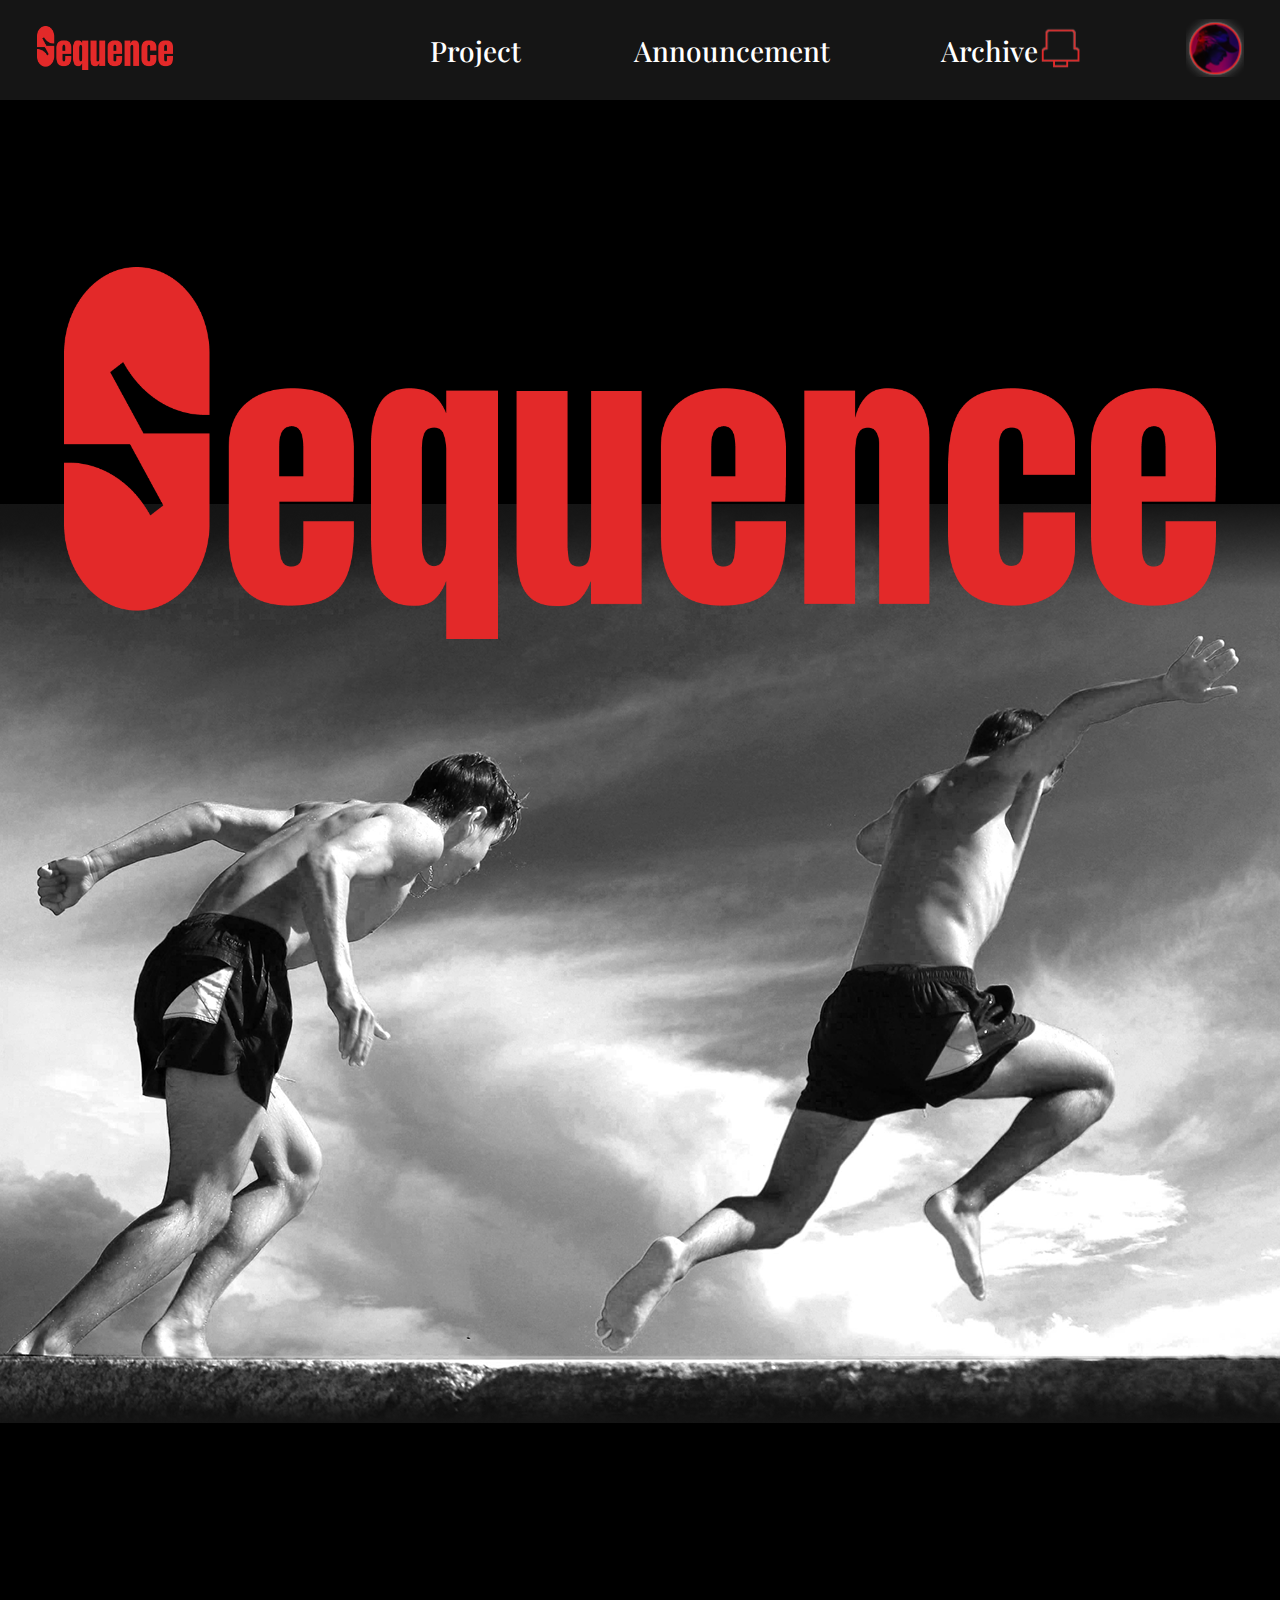
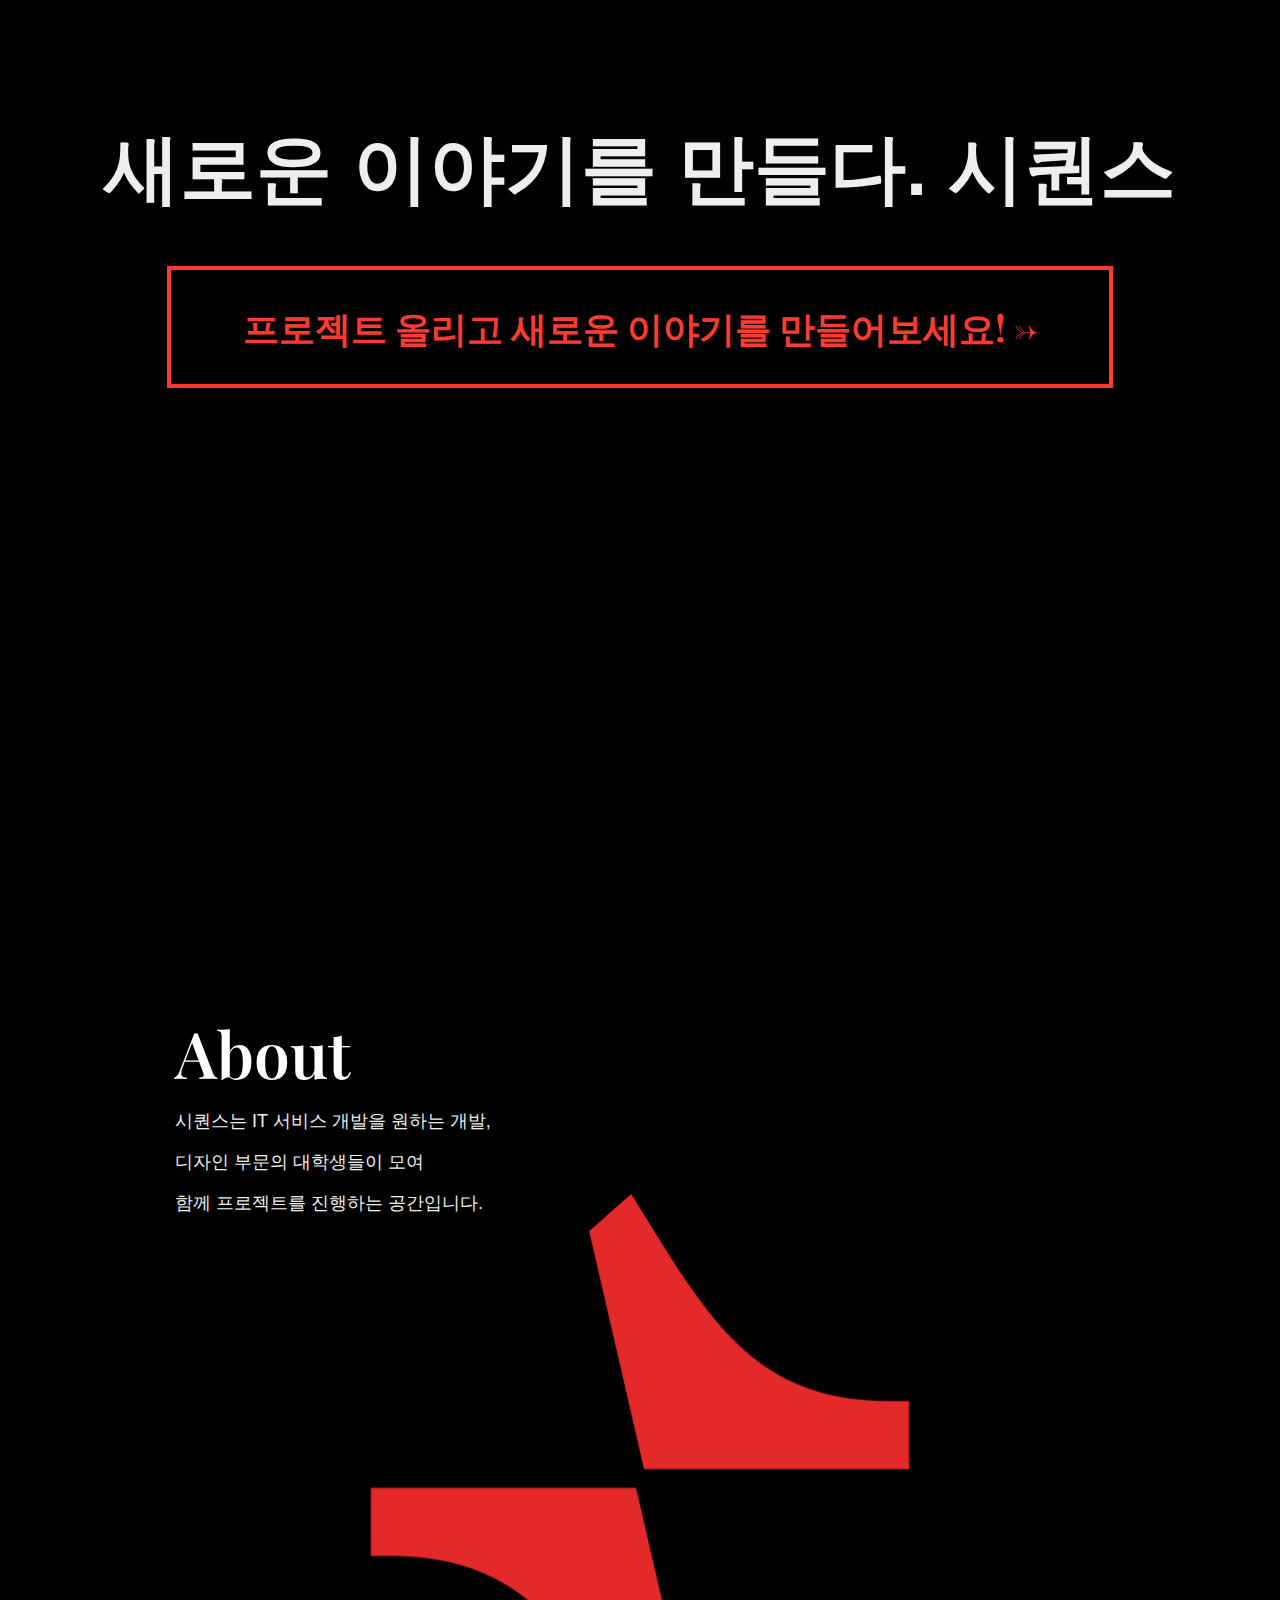
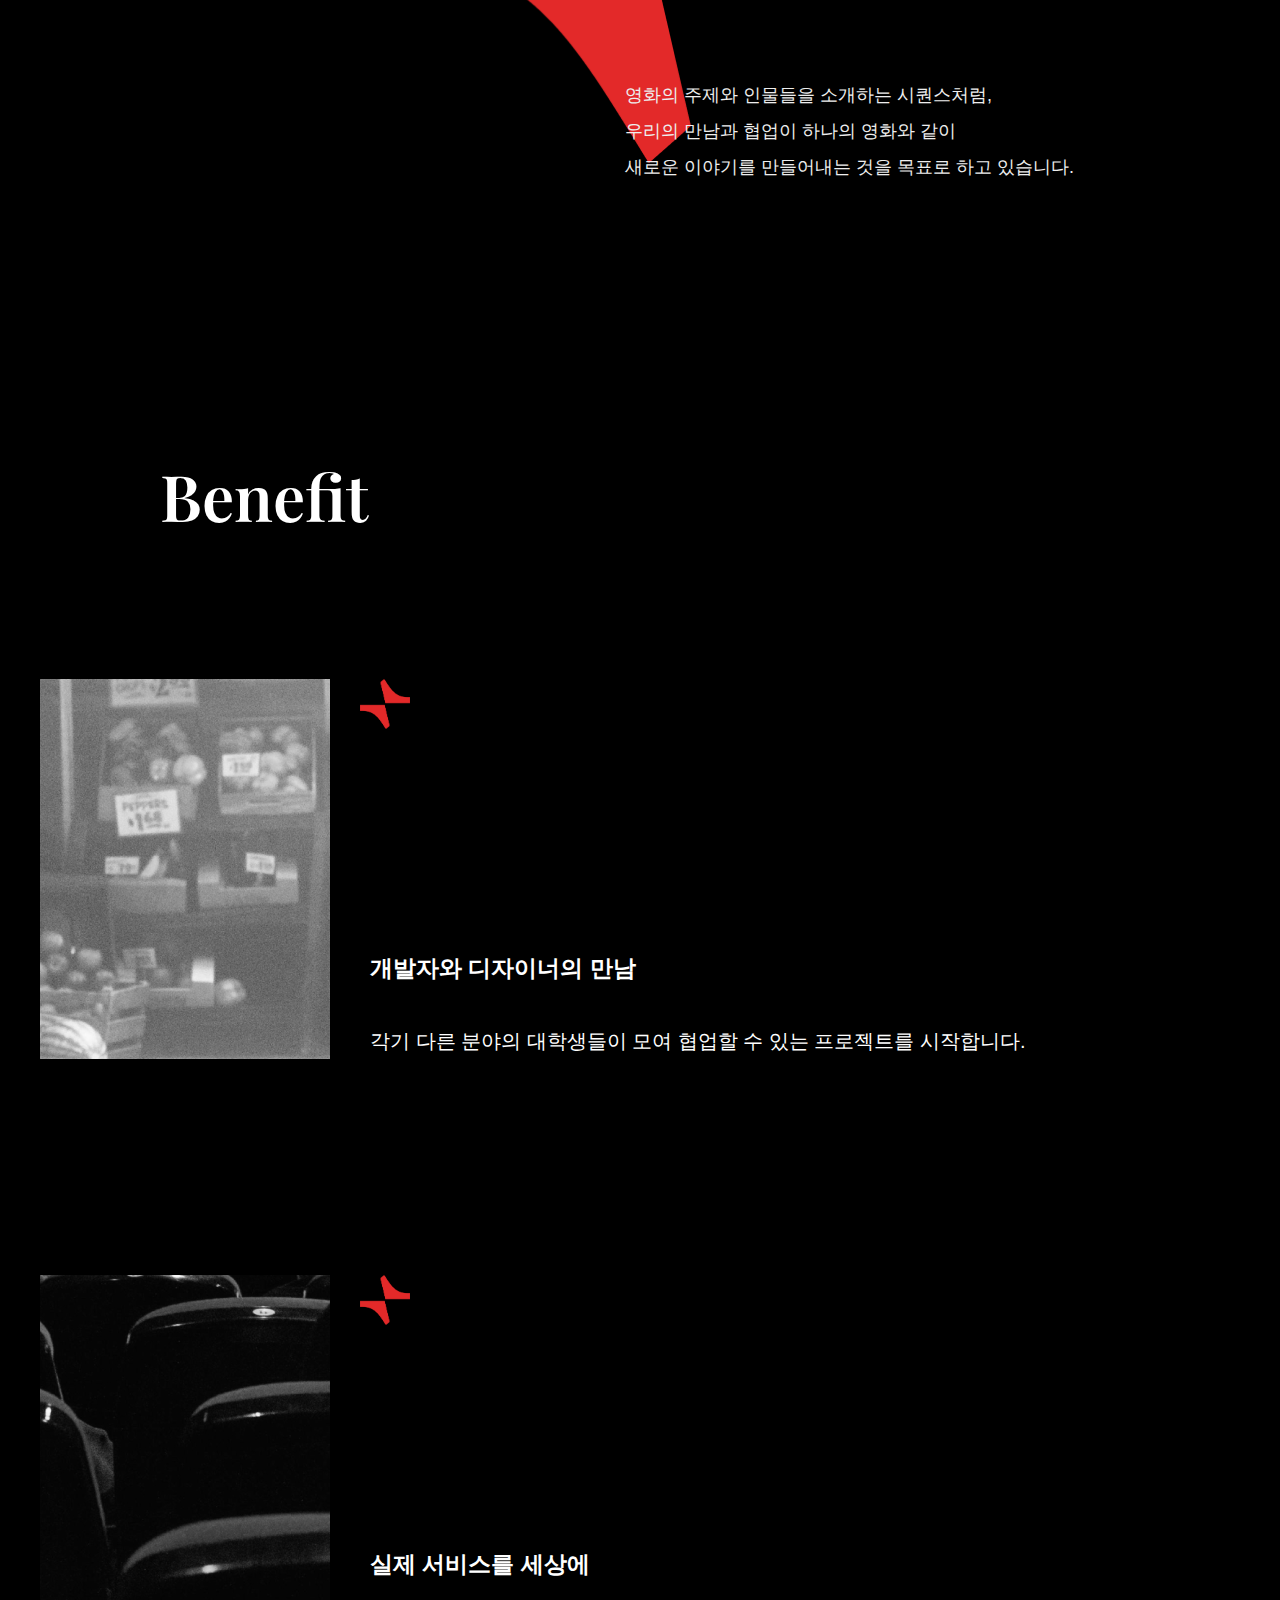
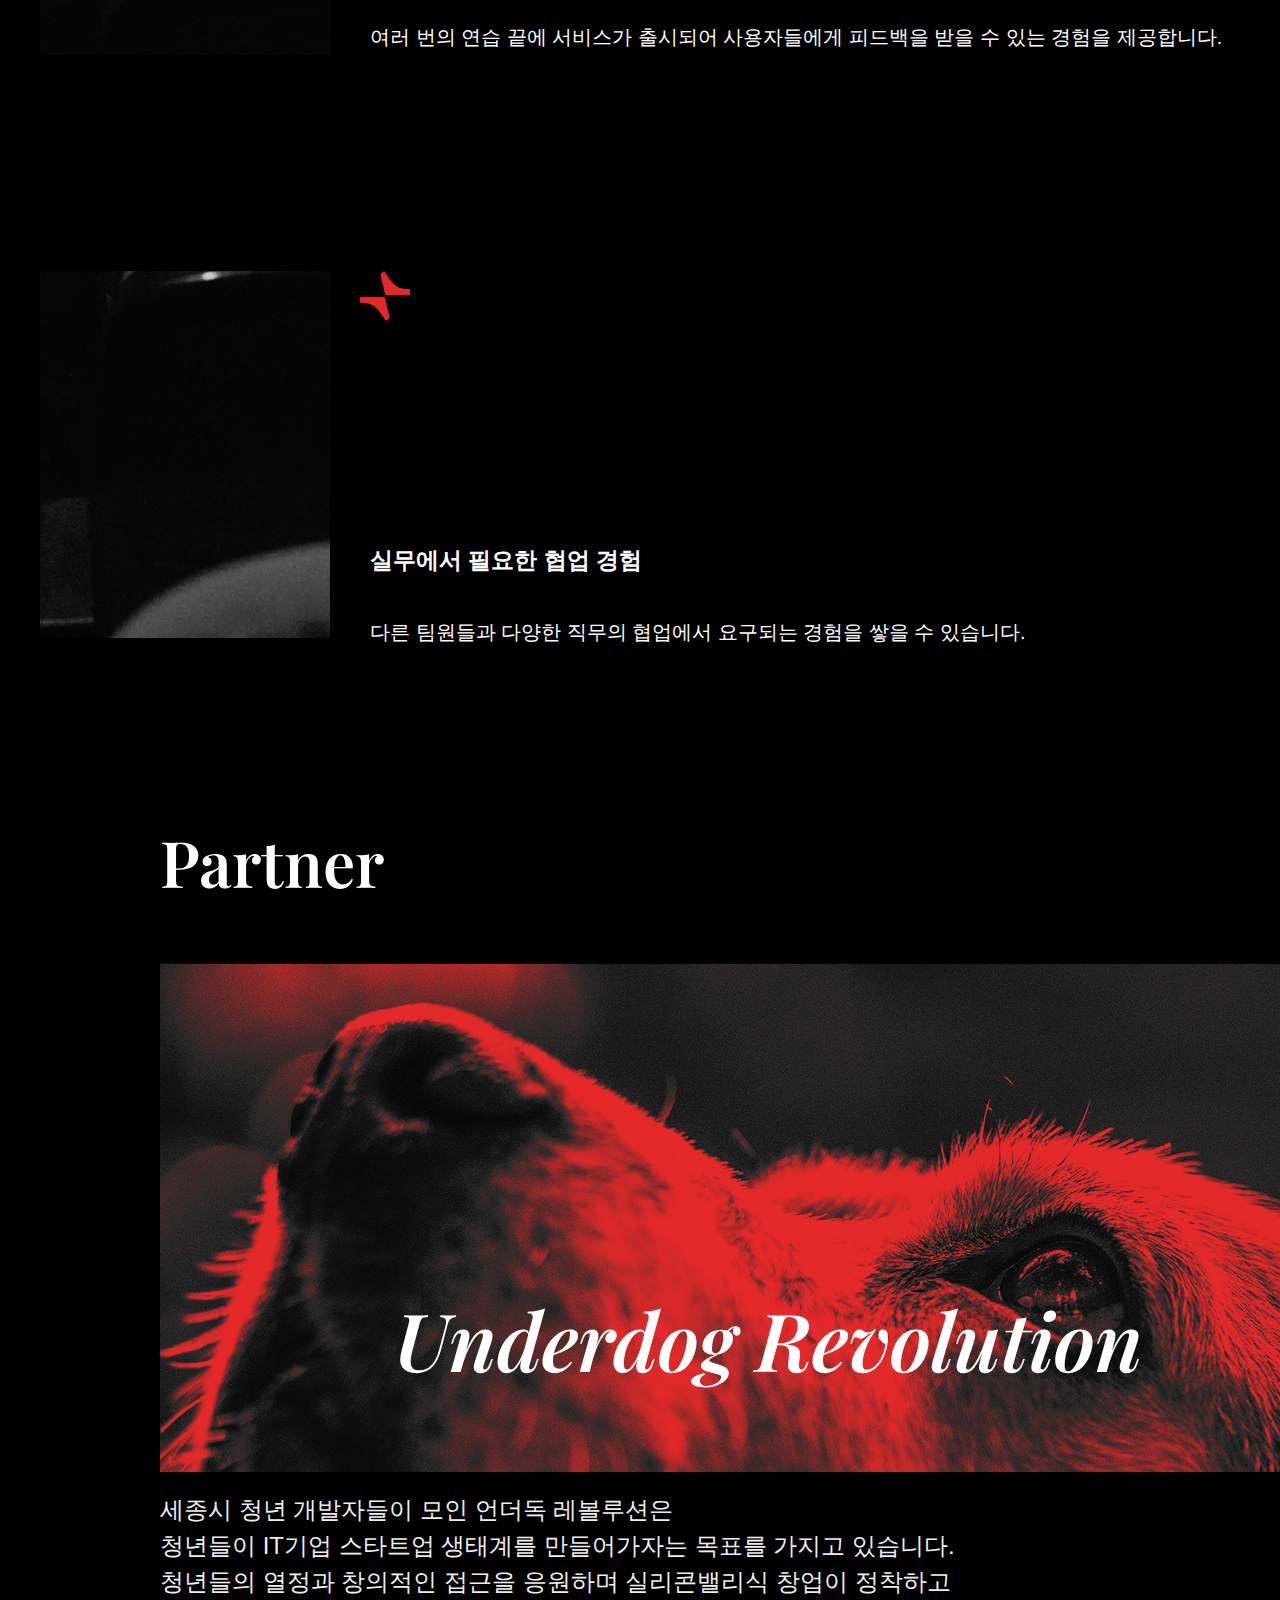
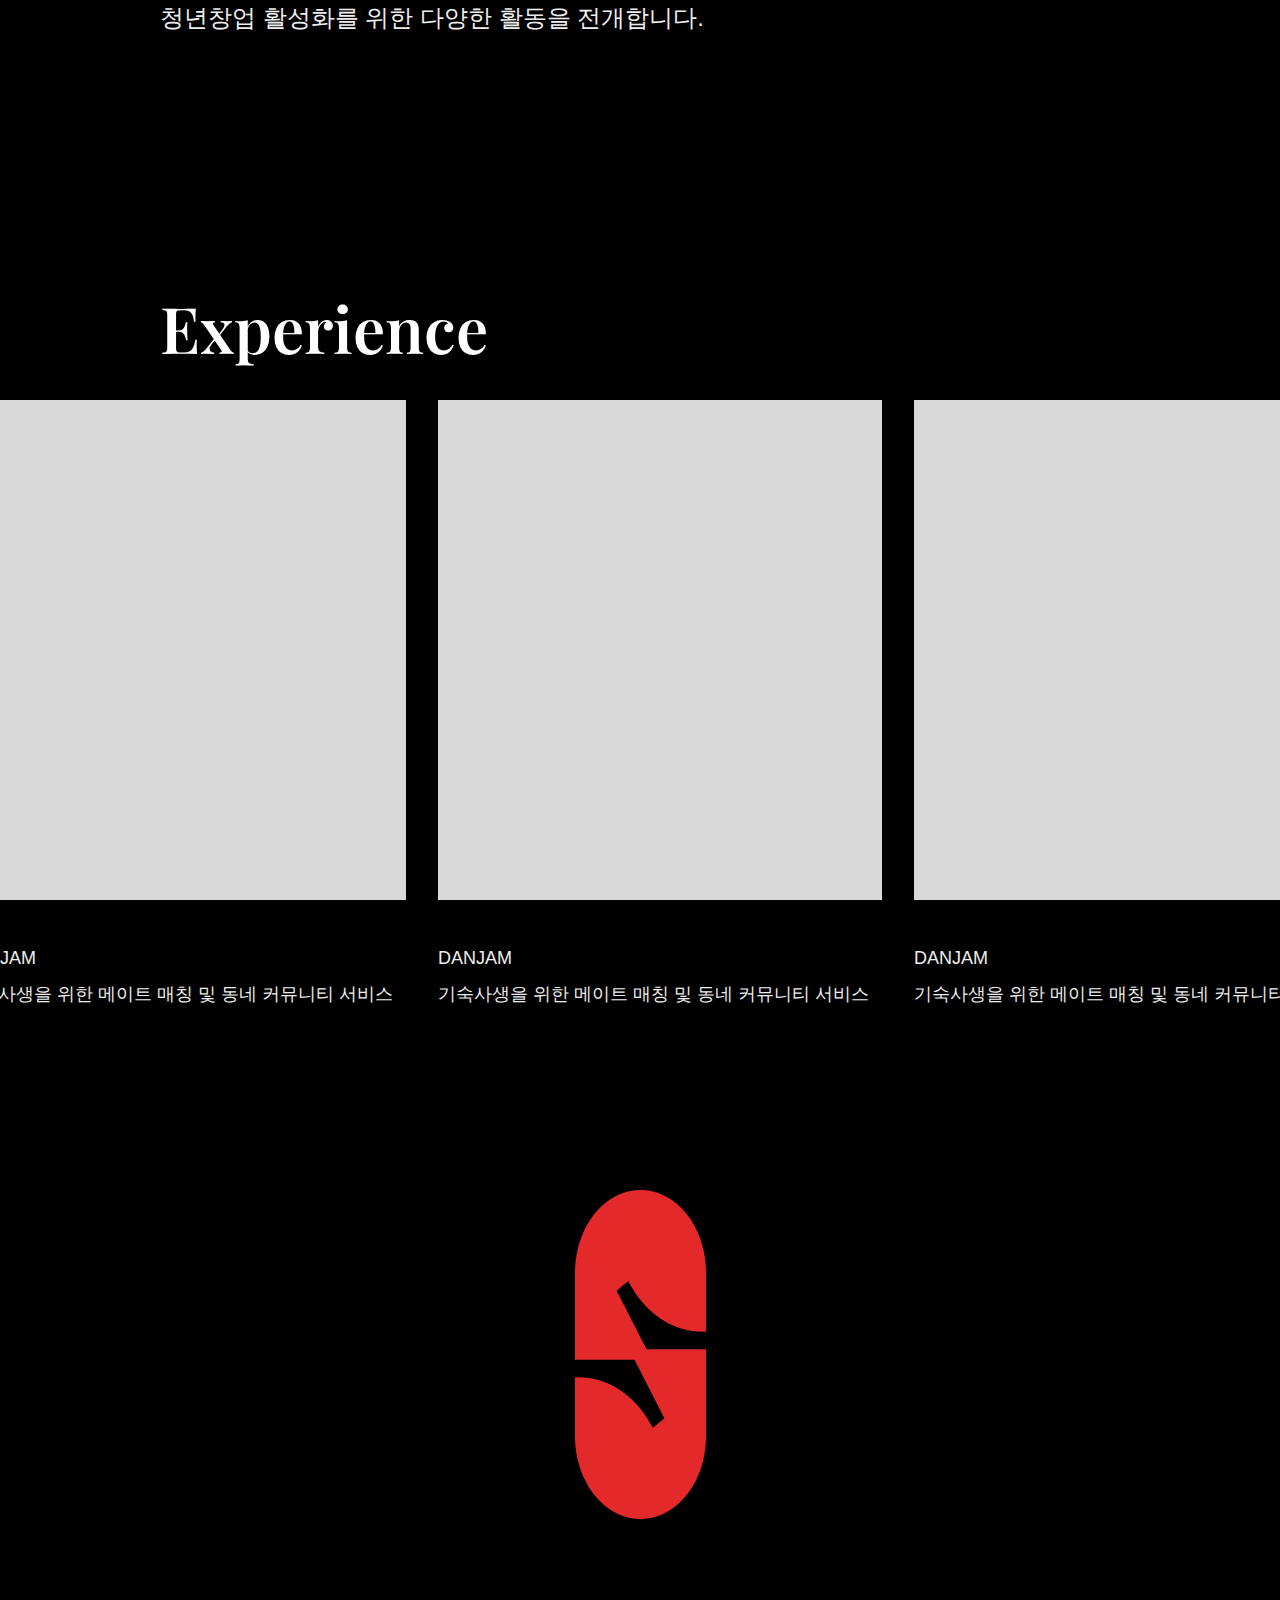
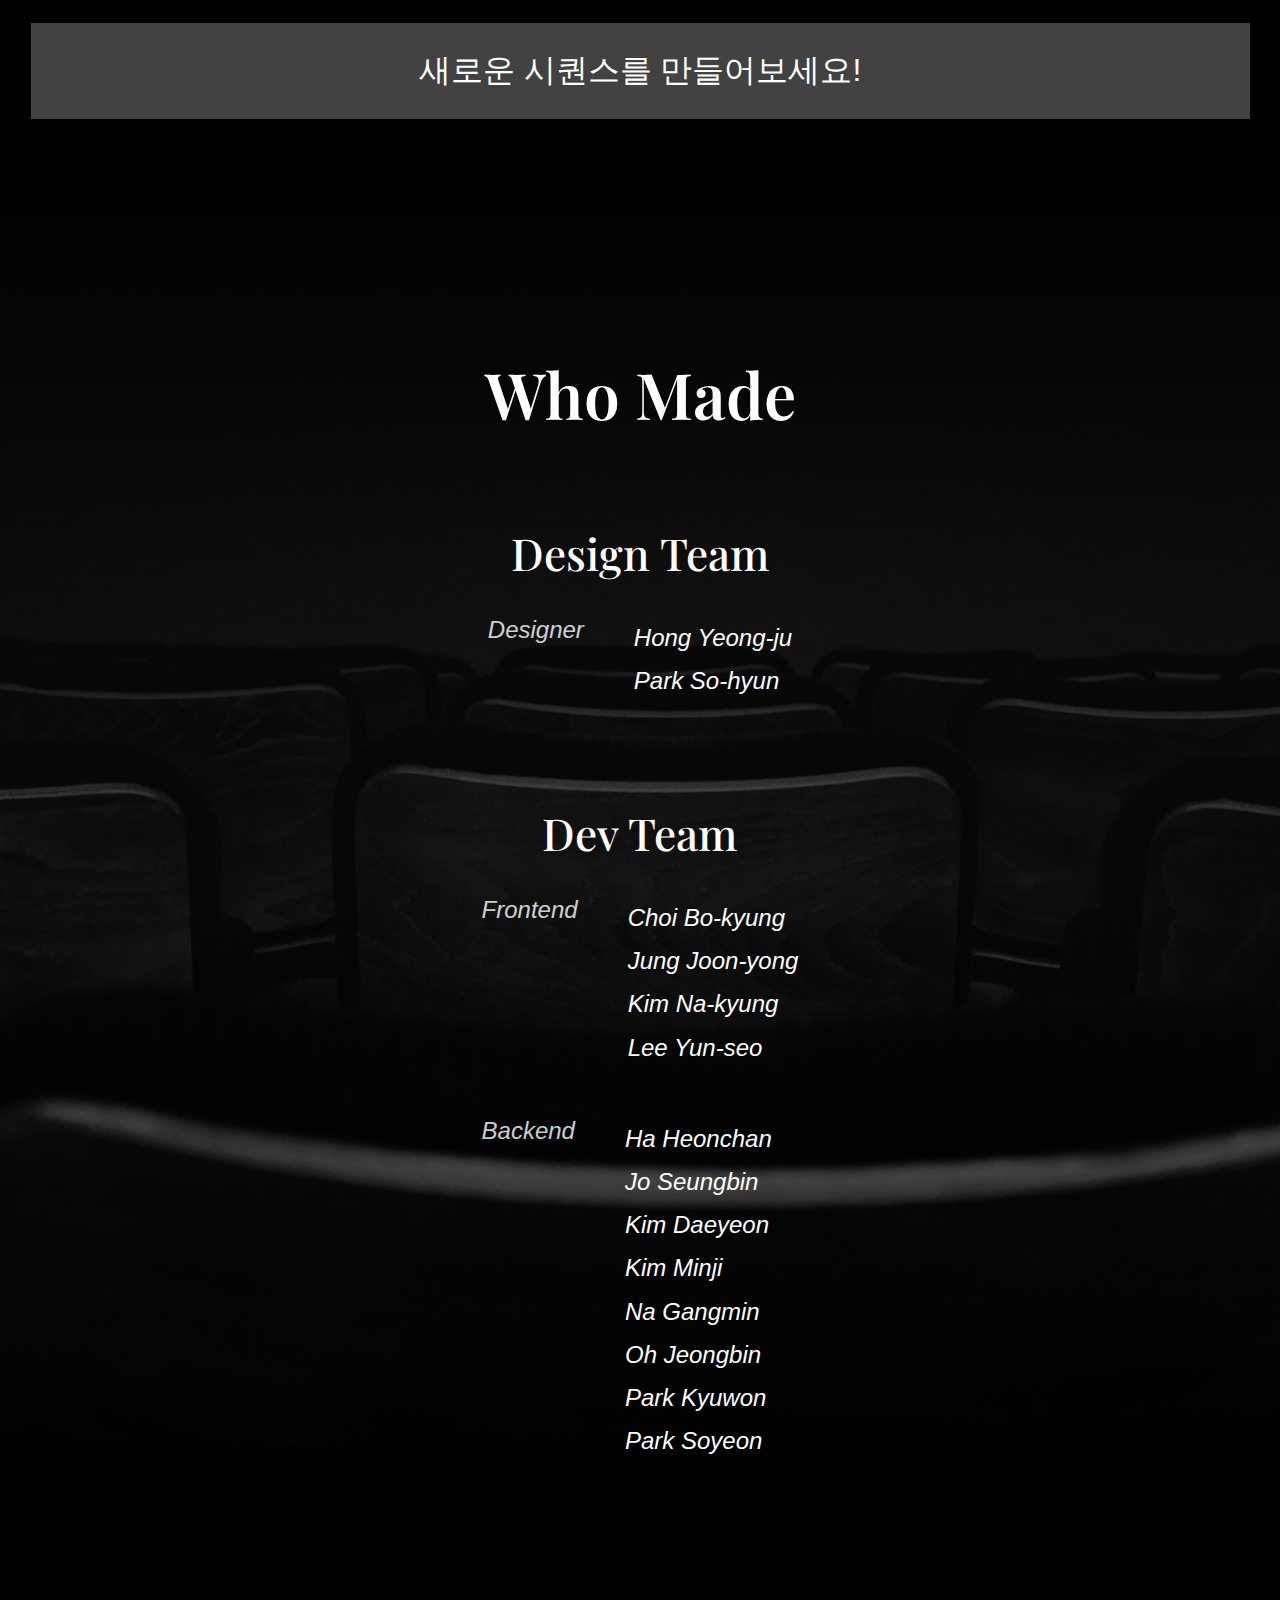
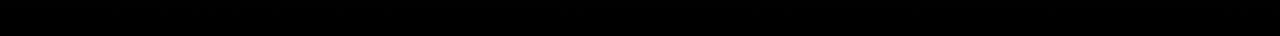
<file: index.html>
<!DOCTYPE html>
<html lang="ko">
<head>
    <meta charset="UTF-8">
    <meta name="viewport" content="width=device-width, initial-scale=1.0">
    <title>Sequence Clone</title>

    <!-- 구글 폰트: Playfair Display 적용 -->
    <link href="https://fonts.googleapis.com/css2?family=Playfair+Display:wght@400;700&display=swap" rel="stylesheet">

    <!-- CSS 연결 -->
    <link rel="stylesheet" href="mainpage.css">

    <link rel="stylesheet" href="https://cdn.jsdelivr.net/npm/swiper/swiper-bundle.min.css">

</head>
<body>

   <!-- 🟢 네비게이션 바 -->
<header>
    <div class="nav-container">
        <!-- 네비게이션 내부 컨테이너 (1001px) -->
        <div class="nav-content">
            <!-- 로고 -->
            <a href="#" class="logo-button">
                <img src="images/sequence.png" alt="Sequence Logo">
            </a>
            
            <!-- 네비게이션 메뉴 -->
            <nav>
                <ul>
                    <li><a href="#">Project</a></li>
                    <li><a href="#">Announcement</a></li>
                    <li><a href="#">Archive</a></li>
                </ul>
            </nav>
        </div>

        <!-- 우측 아이콘 컨테이너 (200px) -->
        <div class="icons">
            <a href="#"><img src="images/알림로고.png" alt="알림 버튼" class="notification-icon"></a>
            <a href="#"><img src="images/로그인로고.png" alt="로그인 버튼" class="login-icon"></a>
        </div>
    </div>
</header>


    <!-- 🟢 풀스크린 배경 이미지 -->
    <section id="sequence-text">
        <img src="images/sequence.png" alt="Sequence Text">
    </section>

    <!-- 🟢 배경 이미지 (텍스트 아래 배치) -->
    <section id="firstbackground"></section>

    <!-- 🟢 메인 메시지 섹션 -->
    <section id="main-message">
        <h1>새로운 이야기를 만들다. 시퀀스</h1>
        <a href="#" class="main-button">프로젝트 올리고 새로운 이야기를 만들어보세요! → </a>
    </section>

    <section id="about-section">
        <div class="about-container">
            <!-- About 제목 -->
            <h2 class="about-title">About</h2>
            
            <!-- 소개 문단 -->
            <p class="about-description">
                시퀀스는 IT 서비스 개발을 원하는 개발,</br>디자인 부문의 대학생들이 모여</br>함께 프로젝트를 진행하는 공간입니다.
            </p>
    
            <!-- 로고 이미지 -->
            <img src="images/basic-logo.png" alt="Basic Logo" class="about-logo">
    
            <!-- 추가 설명 -->
            <p class="about-subtext">
                영화의 주제와 인물들을 소개하는 시퀀스처럼,</br>
                우리의 만남과 협업이 하나의 영화와 같이</br>
                새로운 이야기를 만들어내는 것을 목표로 하고 있습니다.
            </p>
        </div>
    </section>

 <!-- 🔴 Benefit 섹션 -->
    <section class="benefit-section">
        <h2 class="benefit-title">Benefit</h2>

        <!-- 🔴 Benefit 리스트 -->
        <div class="benefit-container">
            <div class="benefit-item">
                <img src="images/1.png" class="benefit-image">
                <div class="benefit-content">
                    <img src="images/basic-logo.png" class="benefit-icon">
                    <h3>개발자와 디자이너의 만남</h3>
                    <p>각기 다른 분야의 대학생들이 모여 협업할 수 있는 프로젝트를 시작합니다.</p>
                </div>
            </div>

            <div class="benefit-item">
                <img src="images/2.png" class="benefit-image">
                <div class="benefit-content">
                    <img src="images/basic-logo.png" class="benefit-icon">
                    <h3>실제 서비스를 세상에</h3>
                    <p>여러 번의 연습 끝에 서비스가 출시되어 사용자들에게 피드백을 받을 수 있는 경험을 제공합니다.</p>
                </div>
            </div>

            <div class="benefit-item">
                <img src="images/3.png" class="benefit-image">
                <div class="benefit-content">
                    <img src="images/basic-logo.png" class="benefit-icon">
                    <h3>실무에서 필요한 협업 경험</h3>
                    <p>다른 팀원들과 다양한 직무의 협업에서 요구되는 경험을 쌓을 수 있습니다.</p>
                </div>
            </div>
        </div>
    </section>

    <!-- 🟢 Partner 섹션 -->
    <section class="partner-section">
        <!-- Partner 제목 -->
        <h2 class="partner-title">Partner</h2>

        <!-- 이미지 컨테이너 -->
        <div class="partner-container">
            <img src="images/partner.png" alt="Underdog Revolution" class="partner-image">
            
            <!-- 이미지 안에 텍스트 -->
            <p class="partner-highlight">Underdog Revolution</p>
        </div>

        <!-- 설명 텍스트 -->
        <p class="partner-description">
            세종시 청년 개발자들이 모인 언더독 레볼루션은</br>청년들이 IT기업 스타트업 생태계를 만들어가자는 목표를 가지고 있습니다.</br>
            청년들의 열정과 창의적인 접근을 응원하며 실리콘밸리식 창업이 정착하고</br>청년창업 활성화를 위한 다양한 활동을 전개합니다.
        </p>
    </section>

    

    <div class="scroll-wrapper">
        <h2 class="experience-title">Experience</h2>

        <div class="scroll-container" id="scrollContainer">
            <div class="item">
                <img src="images/rectangle.png" alt="이미지1">
                <div class="text">DANJAM<br>기숙사생을 위한 메이트 매칭 및 동네 커뮤니티 서비스</div>
            </div>
            <div class="item">
                <img src="images/rectangle.png" alt="이미지2">
                <div class="text">DANJAM<br>기숙사생을 위한 메이트 매칭 및 동네 커뮤니티 서비스</div>
            </div>
            <div class="item">
                <img src="images/rectangle.png" alt="이미지3">
                <div class="text">DANJAM<br>기숙사생을 위한 메이트 매칭 및 동네 커뮤니티 서비스</div>
            </div>
            <div class="item">
                <img src="images/rectangle.png" alt="이미지4">
                <div class="text">DANJAM<br>기숙사생을 위한 메이트 매칭 및 동네 커뮤니티 서비스</div>
            </div>
            <div class="item">
                <img src="images/rectangle.png" alt="이미지5">
                <div class="text">DANJAM<br>기숙사생을 위한 메이트 매칭 및 동네 커뮤니티 서비스</div>
            </div>
        </div>
    </div>
    
    <script src="script.js"></script>

     <!-- 페이지 하단 영역 -->
     <div class="page-section">
        <img src="images/Vector.png" alt="아이콘" class="icon"><br>
        <button class="custom-button">새로운 시퀀스를 만들어보세요!</button>
    </div>
 <!-- 🔴 배경 이미지 -->

<!-- 🔴 Who Made 섹션 -->
<section class="who-made-section">
    <h1 class="who-made-title">Who Made</h1>

    <div class="team-container">
        <!-- 🔴 디자인 팀 -->
        <div class="team-group">
            <h2 class="team-title">Design Team</h2>
            <div class="role-container">
                <p class="role">Designer</p>
                <p class="name">Hong Yeong-ju<br>Park So-hyun</p>
            </div>
        </div>

        <!-- 🔴 개발 팀 -->
        <div class="team-group">
            <h2 class="team-title">Dev Team</h2>
            <div class="role-container">
                <p class="role">Frontend</p>
                <p class="name">Choi Bo-kyung<br>Jung Joon-yong<br>Kim Na-kyung<br>Lee Yun-seo</p>
            </div>
            <div class="role-container">
                <p class="role">Backend</p>
                <p class="name">Ha Heonchan<br>Jo Seungbin<br>Kim Daeyeon<br>Kim Minji<br>Na Gangmin<br>Oh Jeongbin<br>Park Kyuwon<br>Park Soyeon</p>
            </div>
        </div>
    </div>
</section>
    
</body>
</html>
</file>
<file: mainpage.css>
/* 🔴 전체 기본 스타일 */
body {
    margin: 0;
    padding: 0;
    font-family: 'Playfair Display', serif;
    background-color: #000; /* 배경 검정 */
    color: white;
}

/* 🔴 네비게이션 바 스타일 */
header {
    width: 100%;
    height: 100px; /* ✅ 네비게이션 높이 */
    background: #151515; /* ✅ Figma 배경 색상 */
    position: fixed;
    top: 0;
    left: 0;
    display: flex;
    justify-content: center;
    align-items: center;
    z-index: 1000;
}

/* 🔴 네비게이션 내부 컨테이너 */
.nav-container {
    width: 1915px; /* ✅ 전체 너비 */
    height: 100px; /* ✅ 높이 */
    display: flex;
    align-items: center;
    justify-content: space-between;
    padding: 0 100px; /* ✅ 좌우 패딩 */
}

/* 🔴 내부 컨텐츠 컨테이너 (1001px × 44.57px) */
.nav-content {
    width: 1001px;
    height: 44.57px;
    display: flex;
    align-items: center;
    justify-content: space-between;
}

/* 🔴 네비게이션 메뉴 */
nav ul {
    list-style: none;
    display: flex;
    align-items: center;
    gap: 160px; /* ✅ Figma에서 지정한 메뉴 간격 */
    padding: 0;
    margin: 0;
}

nav ul li {
    width: 97px; /* ✅ 메뉴 항목 크기 */
    height: 39px; /* ✅ 메뉴 항목 높이 */
    display: flex;
    justify-content: center;
    align-items: center;
}

nav ul li a {
    text-decoration: none;
    color: white;
    font-family: 'Playfair Display', serif; /* ✅ Figma 폰트 */
    font-size: 28px; /* ✅ 폰트 크기 */
    font-weight: 500;
    transition: color 0.3s;
}

nav ul li a:hover {
    color: red;
}

/* 🔴 로고 크기 조정 */
.logo-button img {
    height: 44px; /* ✅ 로고 높이 */
}

/* 🔴 우측 아이콘 컨테이너 (알림 + 로그인 버튼) */
.icons {
    display: flex;
    align-items: center;
    gap: 100px; /* ✅ 피그마 기준 갭 */
}

/* 🔴 알림 및 로그인 버튼 크기 통일 */
.notification-icon,login-icon { /* ✅ 로그인 버튼도 같은 크기로 통일 */
    width: 48px;  /* ✅ 피그마 기준 크기 */
    height: 48px;
    cursor: pointer;
    transition: opacity 0.3s;
}

/* 🔴 마우스 오버 효과 */
.icon:hover, .login-icon:hover {
    opacity: 0.7;
}

#sequence-text {
    top: 167px;
    width: 100%;
    height: auto;
    display: flex;
    justify-content: center;
    position: relative;
    z-index: 2; /* ✅ 텍스트가 배경보다 위에 오도록 설정 */
    margin-top: 100px;
}

#sequence-text img {
    width: 90%;
    max-width: 1966px;
}

/* 🔴 배경 이미지 섹션 */
#firstbackground {
    top: 167px;
    width: 100%;
    height: 919px; /* ✅ 배경 높이 조정 */
    position: relative;
    overflow: hidden;
    display: flex;
    justify-content: center;
    align-items: flex-start; /* ✅ 배경을 위쪽에 배치 */

    /* 배경 이미지 설정 */
    background: url('images/firstbackground.png') no-repeat center top;
    background-size: cover;
    margin-top: -15vh; /* ✅ 위쪽 10%만 텍스트와 겹치게 조정 */
}


/* 🔴 메인 메시지 섹션 (Figma 레이아웃 적용) */
#main-message {
    width: 100%;
    height: 1137px; /* ✅ Figma에서 지정한 높이 적용 */
    display: flex;
    flex-direction: column;
    justify-content: center; /* ✅ 세로 중앙 정렬 */
    align-items: center; /* ✅ 가로 중앙 정렬 */
    text-align: center;
    color: #EEEEEE; /* ✅ Figma 색상 적용 */
}

/* 🔴 큰 제목 (H1) */
#main-message h1 {
    font-family: 'SUIT', sans-serif; /* ✅ Figma 폰트 적용 */
    font-size: 76px; /* ✅ 크기 조정 */
    font-weight: 700;
    line-height: 114px; /* ✅ 줄 간격 조정 */
    letter-spacing: 0; /* ✅ 자간 조정 */
    margin-bottom: 40px; /* ✅ 버튼과 간격 조정 */
}

/* 🔴 버튼 스타일 (Figma 사이즈 적용) */
.main-button {
    display: inline-block;
    width: 938px; /* ✅ Figma에서 확인한 정확한 너비 */
    height: 114px; /* ✅ Figma에서 확인한 정확한 높이 */
    font-size: 36px; /* ✅ Figma 폰트 크기 */
    font-weight: 700;
    color: #FF3B30; /* ✅ 빨간색 적용 */
    background-color: transparent; /* ✅ 배경 없음 */
    border: 4px solid #FF3B30; /* ✅ 빨간색 테두리 */
    line-height: 114px; /* ✅ 버튼 높이에 맞춰 텍스트 중앙 정렬 */
    text-align: center;
    text-decoration: none; /* ✅ 밑줄 제거 */
    transition: all 0.3s ease;
}

/* 🔴 버튼 호버 효과 */
.main-button:hover {
    background-color: #FF3B30; /* ✅ 배경 빨간색 */
    color: white; /* ✅ 글씨 흰색 */
}

/* 🔴 About 섹션 스타일 */
#about-section {
    width: calc(100vw - 30px); /* 브라우저 너비에서 여백 고려 */
    max-width: 1915px; /* 최대 너비 제한 */
    height: 1286px; /* 전체 높이 */
    display: flex;
    justify-content: center;
    align-items: center;
    position: relative;
    margin: 0 auto;
}

/* 🔴 About 컨테이너 */
.about-container {
    width: 100%;
    max-width: 1915px; /* ✅ 피그마 기준 */
    height: 1286px;
    text-align: center; /* ✅ 컨텐츠 가운데 정렬 */
    position: relative;
    margin: 0 auto;
}

/* 🔴 About 제목 */
.about-title {
    position: absolute;
    top: 164px;
    left: 160px;
    width: 176px;
    height: 90px;
    font-size: 64px;
    font-weight: 600;
    font-family: "Playfair Display", serif;
    color: white;
    text-align: left; /* ✅ 텍스트 왼쪽 정렬 */
}

/* 🔴 소개 문단 */
.about-description {
    position: absolute;
    top: 290px;
    left: 160px;
    width: 480px;
    height: 123px;
    font-size: 18px;
    font-weight: 500;
    line-height: 40.8px;
    font-family: "SUIT", sans-serif;
    color: #EEEEEE;
    letter-spacing: 0;
    text-align: left; /* ✅ 텍스트 왼쪽 정렬 */
}

/* 🔴 로고 이미지 */
.about-logo {
    position: absolute;
    top: 401px;
    left: 50%; /* ✅ 중앙 정렬 */
    transform: translateX(-50%); /* ✅ 정확한 가운데 정렬 */
    width: 539px;
    height: auto;
}

/* 🔴 추가 설명 */
.about-subtext {
    position: absolute;
    top: 866px;
    right: 160px; 
    width: 480px;
    height: 107px;
    font-size: 18px;
    font-weight: 500;
    line-height: 36px;
    font-family: "SUIT", sans-serif;
    color: #EEEEEE;
    text-align: left;
}

/* 🔴 Benefit 섹션 스타일 */
.benefit-section {
    width: 100%;
    max-width: 1915px; /* ✅ 피그마 기준 너비 */
    height: auto; /* ✅ 높이 자동 조정 */
    display: flex;
    flex-direction: column;
    align-items: center; /* ✅ 가운데 정렬 */
    justify-content: flex-start;
    margin: 0 auto;
    padding-top: 200px; /* ✅ About과의 간격 조정 */
}

/* 🔴 Benefit 제목 (About과 동일하게 설정) */
.benefit-title {
    position: absolute;
    top: 3600px;
    left: 160px; /* ✅ About 제목과 동일한 위치 */
    width: auto;
    font-size: 64px;
    font-weight: 600;
    font-family: "Playfair Display", serif;
    color: white;
    text-align: left !important; /* ✅ 텍스트 왼쪽 정렬 */
}

/* 🔴 Benefit 컨테이너 */
.benefit-container {
    width: 1200px; /* ✅ 컨텐츠 최대 너비 */
    display: flex;
    flex-direction: column;
    gap: 200px; /* ✅ 아이템 간 간격 */
}

/* 🔴 개별 Benefit 아이템 */
.benefit-item {
    display: flex;
    align-items: flex-start; /* ✅ 로고를 텍스트 위로 올리기 위해 flex-start */
    justify-content: flex-start; /* ✅ 내부 요소 왼쪽 정렬 */
    width: 100%;
    max-width: 1200px; /* ✅ 컨테이너 크기에 맞춤 */
    position: relative;

}

/* 🔴 왼쪽 이미지 */
.benefit-image {
    width: 290px;
    height: 380px;
    object-fit: cover;
    margin-right: 40px; /* ✅ 피그마 기준 간격 */
}

/* 🔴 로고 아이콘 (이미지 위쪽에 위치) */
.benefit-icon {
    position: absolute;
    top: 0px; /* ✅ 이미지 위쪽에 배치 */
    left: 320px; /* ✅ 이미지 오른쪽에 배치 */
    width: 50px; /* ✅ 크기 조정 */
    height: 50px;
}

/* 🔴 텍스트 컨텐츠 */
.benefit-content {
    display: flex;
    flex-direction: column;
    font-family: "SUIT", sans-serif;
    align-items: flex-start;
    font-size: 20px;
    max-width: 1000px; /* ✅ 피그마 기준 */
    margin-top: 250px; /* ✅ 로고와의 간격 확보 */
}


/* 🔴 Benefit 설명 */
.benefit-description {
    font-size: 24px;
    font-weight: 500;
    line-height: 28px;
    color: #EEE;
}

/* 🔴 Partner 섹션 */
.partner-section {
    width: 100%;
    max-width: 1915px;
    display: flex;
    flex-direction: column;
    align-items: flex-start;
    margin: 0 auto;
    padding-top: 100px;
}

/* 🔴 Partner 제목 */
.partner-title {
    font-family: "Playfair Display", serif;
    font-size: 64px;
    font-weight: 600;
    color: white;
    text-align: left;
    margin-left: 160px; /* ✅ 피그마 기준 Left 값 */
}

/* 🔴 Partner 이미지 컨테이너 */
.partner-container {
    position: relative;
    width: 1216px;
    height: 508px;
    margin-top: 50px;
    margin-left: 160px; /* ✅ 피그마 기준 Left 값 */
}

/* 🔴 Partner 이미지 */
.partner-image {
    width: 100%;
    height: 100%;
    object-fit: cover;
}

/* 🔴 Underdog Revolution 텍스트 */
.partner-highlight {
    position: absolute;
    bottom: 0%; /* ✅ 하단 끝선에 정확히 맞춤 */
    left: 50%;
    transform: translateX(-50%);
    
    font-family: "Playfair Display", serif;
    font-size: 80px; /* ✅ 피그마 기준 */
    font-weight: 600;
    font-style: italic;
    color: white;
    text-align: center;
    width: 100%;
}

/* 🔴 설명 텍스트 */
.partner-description {
    width: 1000px;
    height: 255px;
    font-size: 24px;
    font-weight: 500;
    line-height: 36px;
    font-family: "SUIT", sans-serif;
    color: #EEEEEE;
    text-align: left;
    margin-top: 20px;
    margin-left: 160px;
}


.scroll-wrapper {
    position: relative;
    width: 100%;
    max-width: 2316px;
    margin: 20px auto;
    overflow: hidden;
    padding: 40px 0;
}


.scroll-container {
    display: flex;
    gap: 32px;
    overflow-x: auto;
    scroll-behavior: smooth;
    white-space: nowrap;
    padding: 20px 10px;
    border: none;
    width: 100%;
}

.scroll-container::-webkit-scrollbar {
    display: none;
}

.item {
    display: flex;
    flex-direction: column;
    align-items: left;
    text-align: left;
    min-width: 444px;
    top:10px;
    height: 670px;
    background: none;
    color: white;
    font-family: "SUIT", sans-serif;
    font-size: 16px;
    font-weight: normal;
    border-radius: 10px;
}

.item img {
    width: 100%;
    height: 500px;
    object-fit: cover;
    margin-bottom: 20px;

}

.item .text {
    font-size: 18px;
    font-weight: 500;
    line-height: 2.0;
    color: #EEE;
    margin-top: 20px;
    bottom: 20px;
}

.experience-title{
    font-family: "Playfair Display", serif;
    font-size: 64px;
    font-weight: 600;
    color: white;
    text-align: left;
    margin-left: 160px;
}

/* 페이지 하단 영역 */
.page-section {
    text-align: center;
    padding: 40px 0;
}

/* 아이콘 스타일 */
.icon {
    width: 131px;
    height: 329px;;
    margin-bottom: 100px;
}

/* 버튼 스타일 */
.custom-button {
    background-color: #424242;
    color: white;
    border: none;
    width: 1219px;
    height:96px;
    padding:24px 24px ;
    gap: 10px;
    font-size: 32px;
    cursor: pointer;
    width: 1219px;
}

.custom-button:hover {
    background-color: #555;
}

/* 🔴 전체 섹션 스타일 */
.who-made-section {
    position: relative;
    width: 100%;
    height: auto; /* ✅ 높이를 자동으로 설정 (한 페이지에 다 나오게) */
    display: flex;
    flex-direction: column;
    align-items: center;
    justify-content: center;
    color: white;
    text-align: center;
    overflow: hidden;
    padding: 150px 0; /* ✅ 상하 패딩 추가로 자연스럽게 정렬 */
}

/* 🔴 배경 이미지 + 위아래 그라데이션 적용 */
.who-made-section::before {
    content: "";
    position: absolute;
    top: 0;
    left: 0;
    width: 100%;
    height: 100%;
    background: 
        linear-gradient(to top, rgba(0, 0, 0, 1), rgba(0, 0, 0, 0) 50%),
        linear-gradient(to bottom, rgba(0, 0, 0, 1), rgba(0, 0, 0, 0) 50%),
        url("images/whomade.png") no-repeat center center/cover;
    z-index: -1;
}

/* 🔴 제목 스타일 */
.who-made-title {
    font-family: "Playfair Display", serif;
    font-size: 64px;
    font-weight: 600;
    color: white;
    text-align: center;
    margin-bottom: 50px; /* ✅ 아래 간격 추가 */
}

/* 🔴 팀 컨테이너 */
.team-container {
    display: flex;
    flex-direction: column;
    align-items: center;
    gap: 40px;
    width: 100%;
}

/* 🔴 디자인 및 개발팀 스타일 */
.design-team, .dev-team {
    text-align: center;
    margin-bottom: 30px; /* ✅ 팀 간 간격 조정 */
}

/* 🔴 제목 스타일 */
h2 {
    font-size: 44px;
    font-weight: 500;
    margin-bottom: 10px;
    font-family: "Playfair Display", serif;
}

/* 🔴 역할과 이름을 나란히 배치 */
.role-container {
    display: flex; /* ✅ 가로 정렬 */
    justify-content: top; /*  가운데 정렬 */
    align-items: top; /* ✅ 수직 정렬 */
    gap: 50px; /* ✅ 양쪽 간격 */
    width: 100%;
    max-width: 600px; /* ✅ 내용 크기 조정 */
}

/* 🔴 역할 (Designer, Frontend, Backend) */
.role {
    font-family: "Noto Sans", sans-serif;
    font-style: italic;
    opacity: 0.8;
    font-weight: 100;
    font-size: 24px;
    text-align: right; /* ✅ 왼쪽 텍스트 정렬 */
    flex: 1; /* ✅ 왼쪽 영역 차지 */
}

/* 🔴 이름 목록 */
.name {
    font-family: "Noto Sans", sans-serif;
    font-size: 24px;
    line-height: 43.2px;
    font-weight: 400;
    font-style: italic;
    text-align: left; /* ✅ 오른쪽 텍스트 정렬 */
    flex: 2; /* ✅ 오른쪽 영역 차지 */
}
</file>
